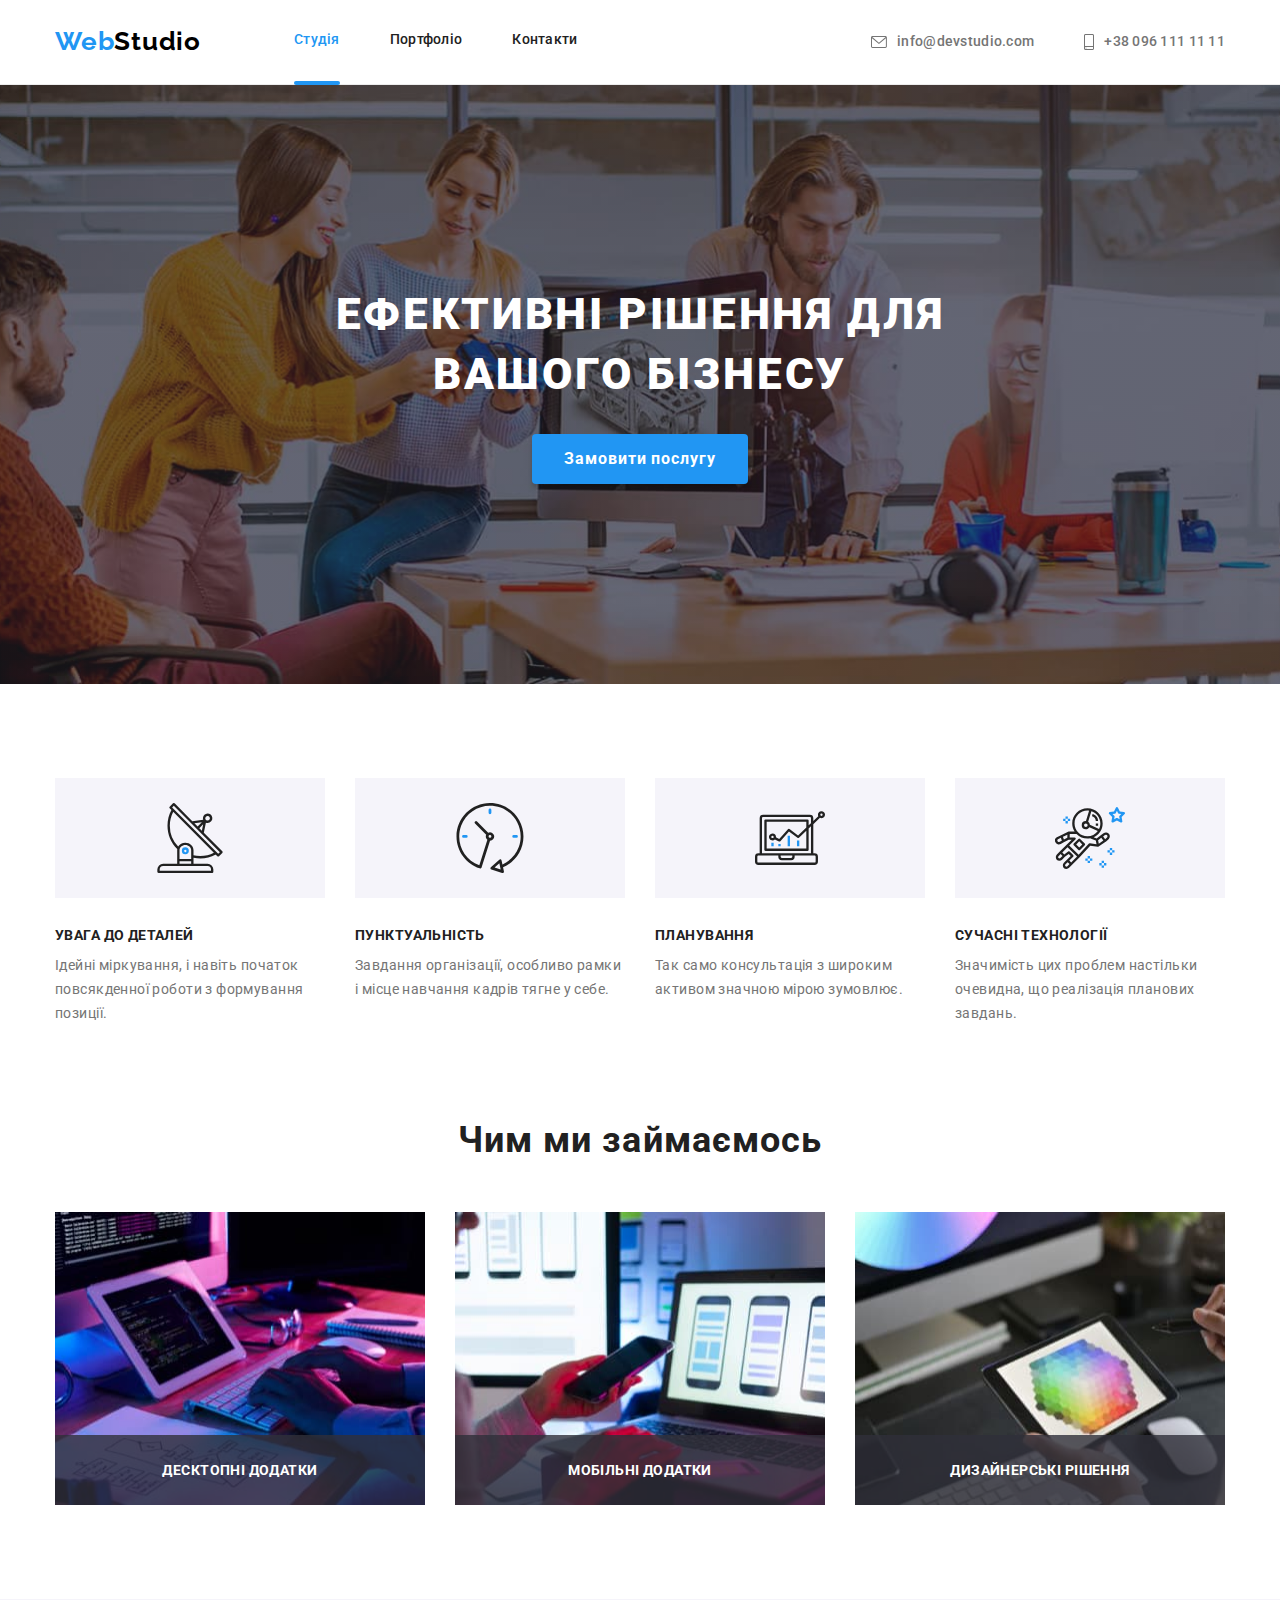
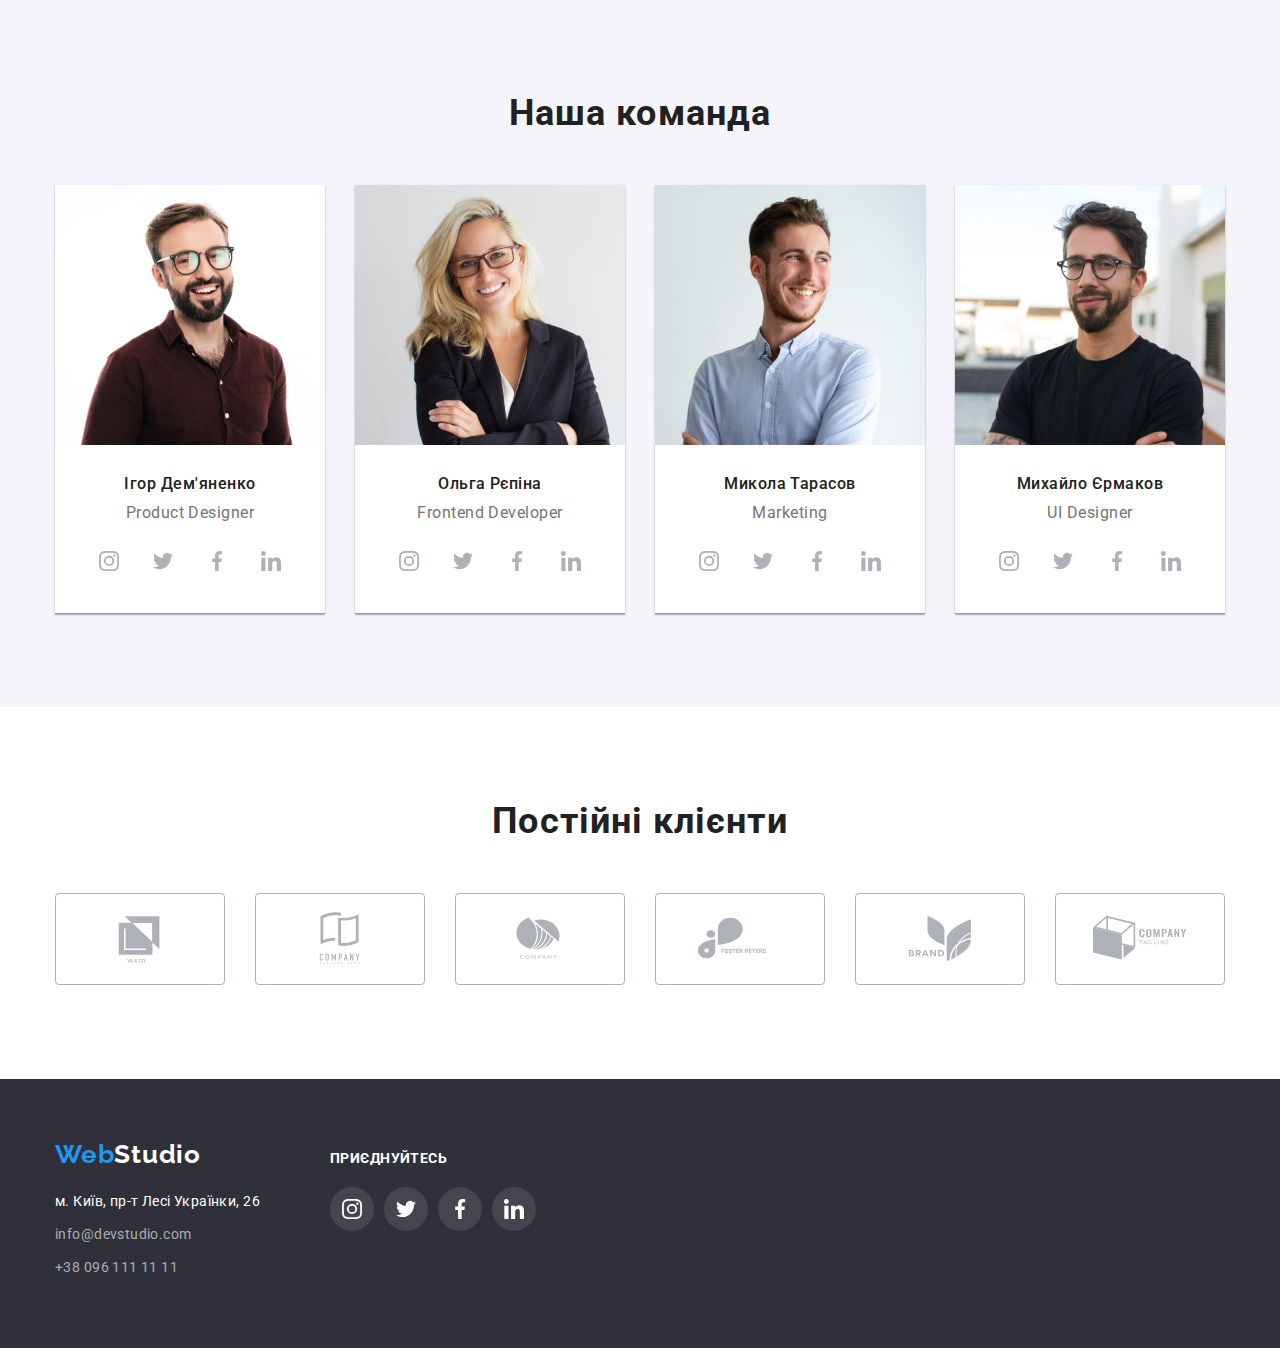
<file: index.html>
<!DOCTYPE html>
<html lang="uk">
<head>
    <meta charset="UTF-8">
    <meta http-equiv="X-UA-Compatible" content="IE=edge">
    <meta name="viewport" content="width=device-width, initial-scale=1.0">
    <title>Студія</title>
    <link href="https://fonts.googleapis.com/css2?family=Raleway:wght@700&family=Roboto:wght@400;500;700;900&display=swap"
        rel="stylesheet">
    <link rel="stylesheet" href="https://cdnjs.cloudflare.com/ajax/libs/modern-normalize/1.1.0/modern-normalize.min.css">
    <link rel="stylesheet" href="./css/styles.css">
</head>

<body>
    <!--Верхня лінія-->
    <header>
        <div class="container ln">
            <nav class="ln">
                <a href="./index.html" class="logo">Web<span class="black">Studio</span></a>
                <ul class="site-nav list">
                    <li class="nav-item"> <a href="./index.html" class="link current">Студія</a></li>
                    <li class="nav-item"> <a href="./portfolio.html" class="link">Портфоліо</a></li>
                    <li class="nav-item"> <a href="#" class="link">Контакти</a></li>
                </ul>
            </nav>
            <ul class="contacts list">
                <li class="c-item pictures">
                    <a href="mailto:info@devstudio.com" class="link">
                        <svg class="pictures-icon" width="16" height="12">
                            <use href="./images/icons.svg#icon-envelope"></use>
                        </svg>info@devstudio.com
                    </a>
                </li>
                <li class="c-item pictures">
                    <a href="tel:+380961111111" class="link">
                        <svg class="pictures-icon" width="10" height="16">
                            <use href="./images/icons.svg#icon-smartphone"></use>
                        </svg>+38 096 111 11 11
                    </a>
                </li>
            </ul>
        </div>
    </header>

    <main>

        <!--Шапка-->
        <section class="hat">
                <h1 class="hat-title">Ефективні рішення для вашого бізнесу</h1>
                <button data-modal-open class="hat-text" type="button">Замовити послугу</button>           
        </section>

        <!--Особливості-->
        <section class="trait">
            <div class="container">
                <h2 class="visually-hidden">Особливості</h2>                                     
                <ul class="features list">
                    <li class="item">
                        <div class="pic">
                            <svg class="icon" width="70" height="70">
                                <use href="./images/icons.svg#icon-antenna"></use>
                            </svg>
                        </div>
                        <h3 class="features-title">Увага до деталей</h3>
                        <p class="features-text">Ідейні міркування, і навіть початок повсякденної роботи з формування позиції.</p>
                    </li>
                    <li class="item">
                        <div class="pic">
                            <svg class="icon" width="70" height="70">
                                <use href="./images/icons.svg#icon-clock"></use>
                            </svg>
                        </div>
                        <h3 class="features-title">Пунктуальність</h3>
                        <p class="features-text">Завдання організації, особливо рамки і місце навчання кадрів тягне у себе.</p>
                    </li>
                    <li class="item">
                        <div class="pic">
                            <svg class="icon" width="70" height="70">
                                <use href="./images/icons.svg#icon-diagram"></use>
                            </svg>
                        </div>
                        <h3 class="features-title">Планування</h3>
                        <p class="features-text">Так само консультація з широким активом значною мірою зумовлює.</p>
                    </li>
                    <li class="item">
                        <div class="pic">
                            <svg class="icon" width="70" height="70">
                                <use href="./images/icons.svg#icon-astronaut"></use>
                            </svg>
                        </div>
                        <h3 class="features-title">Сучасні технології</h3>
                        <p class="features-text">Значимість цих проблем настільки очевидна, що реалізація планових завдань.</p>
                    </li>
                </ul>
            </div>         
        </section>

        <!--Чим ми займаємось-->
        <section class="we-do">
            <div class="container">
                <h2 class="title-do">Чим ми займаємось</h2>
                <ul class="work list">

                    <li class="item">
                        <div class="work-thumb">
                            <img src="images/box1.jpg" alt="Верстка на ноутбуі" width="370">
                            <div class="work-text">
                                <p class="paragraf">Десктопні додатки</p>
                            </div>                          
                        </div>                      
                    </li>

                    <li class="item">
                        <div class="work-thumb">
                            <img src="images/box2.jpg" alt="Перегляд на ноутбуці екрана телефона" width="370">
                            <div class="work-text">
                                <p class="paragraf">Мобільні додатки</p>
                            </div>
                        </div>
                                               
                    </li>
                    <li class="item">
                        <div class="work-thumb">
                            <img src="images/box3.jpg" alt="Кольоровий шестикутник на планшеті" width="370">
                            <div class="work-text">
                                <p class="paragraf">Дизайнерські рішення</p>
                            </div>
                        </div>                                              
                    </li>
                </ul>
            </div>            
        </section>

        <!--Наша команда-->
        <section class="team-section">
            <div class="container">
                <h2 class="title">Наша команда</h2>
                <ul class="team list">
                    <li class="team-item">                        
                        <img src="images/igor.jpg" alt="Чоловік в окулярах та сорочці" width="270">
                        <div class="bottom-line">
                            <h3 class="team-title">Ігор Дем'яненко</h3>
                            <p class="team-text">Product Designer</p>
                            <ul class="t-link list">
                                <li>
                                    <a href="#" class="s-box">
                                        <svg class="s-icon" width="20" height="20">
                                            <use href="./images/icons.svg#icon-instagram1"></use>
                                        </svg>
                                    </a>
                                </li>
                                <li>
                                    <a href="#" class="s-box">
                                        <svg class="s-icon" width="20" height="20">
                                            <use href="./images/icons.svg#icon-twitter1"></use>
                                        </svg>
                                    </a>
                                </li>
                                <li>
                                    <a href="#" class="s-box">
                                        <svg class="s-icon" width="20" height="20">
                                            <use href="./images/icons.svg#icon-facebook1"></use>
                                        </svg>
                                    </a>
                                </li>
                                <li>
                                    <a href="#" class="s-box">
                                        <svg class="s-icon" width="20" height="20">
                                            <use href="./images/icons.svg#icon-linkedin1"></use>
                                        </svg>
                                    </a>
                                </li>
                            </ul>
                        </div>
                    </li>
                    <li class="team-item">
                        <img src="images/olga.jpg" alt="Дівчина блондинка в окулярах" width="270">
                        <div class="bottom-line">
                            <h3 class="team-title">Ольга Рєпіна</h3>
                            <p class="team-text">Frontend Developer</p>
                            <ul class="t-link list">
                                <li>
                                    <a href="#" class="s-box">
                                        <svg class="s-icon" width="20" height="20">
                                            <use href="./images/icons.svg#icon-instagram1"></use>
                                        </svg>
                                    </a>
                                </li>
                                <li>
                                    <a href="#" class="s-box">
                                        <svg class="s-icon" width="20" height="20">
                                            <use href="./images/icons.svg#icon-twitter1"></use>
                                        </svg>
                                    </a>
                                </li>
                                <li>
                                    <a href="#" class="s-box">
                                        <svg class="s-icon" width="20" height="20">
                                            <use href="./images/icons.svg#icon-facebook1"></use>
                                        </svg>
                                    </a>
                                </li>
                                <li>
                                    <a href="#" class="s-box">
                                        <svg class="s-icon" width="20" height="20">
                                            <use href="./images/icons.svg#icon-linkedin1"></use>
                                        </svg>
                                    </a>
                                </li>
                            </ul>
                        </div>                                                  
                    </li>
                    <li class="team-item">
                        <img src="images/mykola.jpg" alt="Чоловік в синій сорочці" width="270">
                        <div class="bottom-line">
                            <h3 class="team-title">Микола Тарасов</h3>
                            <p class="team-text">Marketing</p>
                            <ul class="t-link list">
                                <li>
                                    <a href="#" class="s-box">
                                        <svg class="s-icon" width="20" height="20">
                                            <use href="./images/icons.svg#icon-instagram1"></use>
                                        </svg>
                                    </a>
                                </li>
                                <li>
                                    <a href="#" class="s-box">
                                        <svg class="s-icon" width="20" height="20">
                                            <use href="./images/icons.svg#icon-twitter1"></use>
                                        </svg>
                                    </a>
                                </li>
                                <li>
                                    <a href="#" class="s-box">
                                        <svg class="s-icon" width="20" height="20">
                                            <use href="./images/icons.svg#icon-facebook1"></use>
                                        </svg>
                                    </a>
                                </li>
                                <li>
                                    <a href="#" class="s-box">
                                        <svg class="s-icon" width="20" height="20">
                                            <use href="./images/icons.svg#icon-linkedin1"></use>
                                        </svg>
                                    </a>
                                </li>
                            </ul>
                        </div>                                            
                    </li>
                    <li class="team-item">
                        <img src="images/mykhailo.jpg" alt="Чоловік в окулярах та чорній футболці" width="270">
                        <div class="bottom-line">
                            <h3 class="team-title">Михайло Єрмаков</h3>
                            <p class="team-text">UI Designer</p>
                            <ul class="t-link list">
                                <li>
                                    <a href="#" class="s-box">
                                        <svg class="s-icon" width="20" height="20">
                                            <use href="./images/icons.svg#icon-instagram1"></use>
                                        </svg>
                                    </a>
                                </li>
                                <li>
                                    <a href="#" class="s-box">
                                        <svg class="s-icon" width="20" height="20">
                                            <use href="./images/icons.svg#icon-twitter1"></use>
                                        </svg>
                                    </a>
                                </li>
                                <li>
                                    <a href="#" class="s-box">
                                        <svg class="s-icon" width="20" height="20">
                                            <use href="./images/icons.svg#icon-facebook1"></use>
                                        </svg>
                                    </a>
                                </li>
                                <li>
                                    <a href="#" class="s-box">
                                        <svg class="s-icon" width="20" height="20">
                                            <use href="./images/icons.svg#icon-linkedin1"></use>
                                        </svg>
                                    </a>
                                </li>
                            </ul>
                        </div>                      
                    </li>
                </ul>
            </div>            
        </section>
        <!--Постійні клієнти-->

        <section class="customers">
            <div class="container">
                <h2 class="cust-title">Постійні клієнти</h2>
                <ul class="client list">

                    <li class="cust-item">
                        <a href="#" class="cust">
                            <svg class="cust-icon" width="106" height="60">
                                <use href="./images/icons.svg#icon-logo1"></use>
                            </svg>
                        </a>                                     
                    </li>

                    <li class="cust-item">
                        <a href="#" class="cust">
                            <svg class="cust-icon" width="106" height="60">
                                <use href="./images/icons.svg#icon-logo2"></use>
                            </svg>
                        </a>                       
                    </li>
                    <li class="cust-item">
                        <a href="#" class="cust">
                            <svg class="cust-icon" width="106" height="60">
                                <use href="./images/icons.svg#icon-logo3"></use>
                            </svg>
                        </a>                       
                    </li>
                    <li class="cust-item">
                        <a href="#" class="cust">
                            <svg class="cust-icon" width="106" height="60">
                                <use href="./images/icons.svg#icon-logo4"></use>
                            </svg>
                        </a>                       
                    </li>
                    <li class="cust-item">
                        <a href="#" class="cust">
                            <svg class="cust-icon" width="106" height="60">
                                <use href="./images/icons.svg#icon-logo5"></use>
                            </svg>
                        </a>                        
                    </li>
                    <li class="cust-item">
                        <a href="#" class="cust">
                            <svg class="cust-icon" width="106" height="60">
                                <use href="./images/icons.svg#icon-logo6"></use>
                            </svg>
                        </a>                       
                    </li>
                </ul>
            </div>           
        </section>

    </main>

    <!--Підвал-->
    <footer class="bg">
        <div class="container">
            <div class="address-box">
                <div class="address-item">
                    <a href="./index.html" class="bg-logo">Web<span class="white">Studio</span></a>
                    <address class="bg-address">
                        <ul class="con list">
                            <li class="con-item">
                                <p class="bg-title">м. Київ, пр-т Лесі Українки, 26</p>
                            </li>
                            <li class="con-item"> <a href="mailto:info@devstudio.com" class="bg-link">info@devstudio.com</a>
                            </li>
                            <li class="con-item"> <a href="tel:+380961111111" class="bg-link">+38 096 111 11 11</a></li>
                        </ul>
                    </address>
                </div>
                <div class="social">
                    <p class="social-text">Приєднуйтесь</p>
                    <ul class=" join list">
                        <li class="join-item">
                            <a href="#" class="join-link">
                                <svg class="join-icon" width="20" height="20">
                                    <use href="./images/icons.svg#icon-instagram2"></use>
                                </svg>
                            </a>
                        </li>
                        <li class="join-item">
                            <a href="#" class="join-link">
                                <svg class="join-icon" width="20" height="20">
                                    <use href="./images/icons.svg#icon-twitter2"></use>
                                </svg>
                            </a>
                        </li>
                        <li class="join-item">
                            <a href="#" class="join-link">
                                <svg class="join-icon" width="20" height="20">
                                    <use href="./images/icons.svg#icon-facebook2"></use>
                                </svg>
                            </a>
                        </li>
                        <li class="join-item">
                            <a href="#" class="join-link">
                                <svg class="join-icon" width="20" height="20">
                                    <use href="./images/icons.svg#icon-linkedin2"></use>
                                </svg>
                            </a>
                        </li>
                    </ul>
                </div>
            </div>
        </div>
    </footer>
    <div data-modal class="backdrop is-hidden">
        <div class="modal">
            <button data-modal-close class="close">
                <svg width="18" height="18">
                    <use href="./images/icons.svg#icon-close"></use>
                </svg>
            </button>
        </div>
    </div>
    <script src="./js/modal.js"></script>
</body>
</html>
</file>
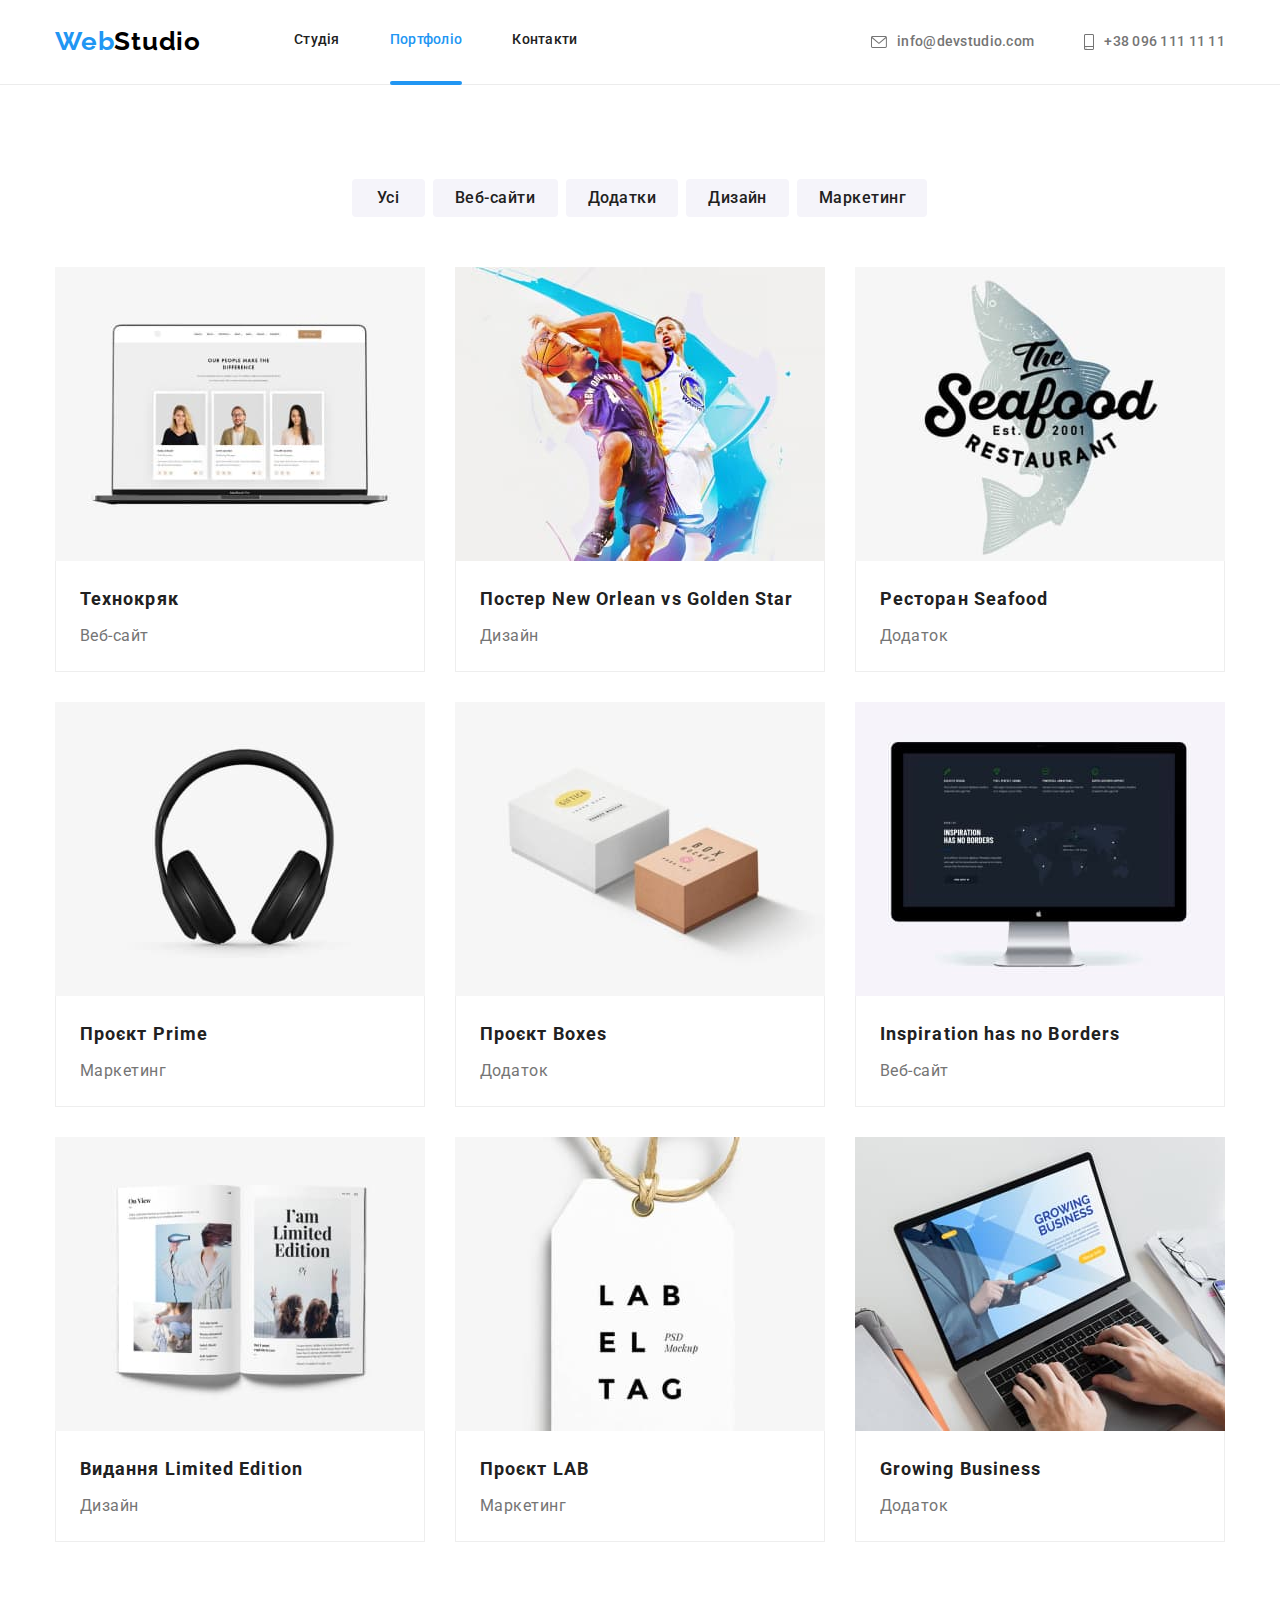
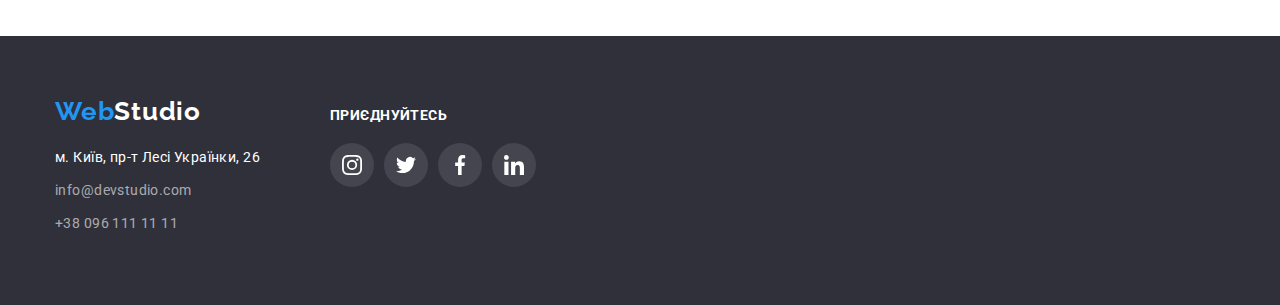
<file: portfolio.html>
<!DOCTYPE html>
<html lang="uk">
<head>
    <meta charset="UTF-8">
    <meta http-equiv="X-UA-Compatible" content="IE=edge">
    <meta name="viewport" content="width=device-width, initial-scale=1.0">
    <title>Портфоліо</title>
    <link href="https://fonts.googleapis.com/css2?family=Raleway:wght@700&family=Roboto:wght@400;500;700;900&display=swap"
        rel="stylesheet">
    <link rel="stylesheet" href="https://cdnjs.cloudflare.com/ajax/libs/modern-normalize/1.1.0/modern-normalize.min.css">
    <link rel="stylesheet" href="./css/styles.css">
</head>

<body>
    <!--Верхня лінія-->
    <header>
        <div class="container ln">
            <nav class="ln">
                <a href="./index.html" class="logo">Web<span class="black">Studio</span></a>
                <ul class="site-nav list">
                    <li class="nav-item"> <a href="./index.html" class="link">Студія</a></li>
                    <li class="nav-item"> <a href="./portfolio.html" class="link current">Портфоліо</a></li>
                    <li class="nav-item"> <a href="#" class="link">Контакти</a></li>
                </ul>
            </nav>
            <ul class="contacts list">
                <li class="c-item pictures">
                    <a href="mailto:info@devstudio.com" class="link">
                        <svg class="pictures-icon" width="16" height="12">
                            <use href="./images/icons.svg#icon-envelope"></use>
                        </svg>info@devstudio.com
                    </a>
                </li>
                <li class="c-item pictures">
                    <a href="tel:+380961111111" class="link">
                        <svg class="pictures-icon" width="10" height="16">
                            <use href="./images/icons.svg#icon-smartphone"></use>
                        </svg>+38 096 111 11 11
                    </a>
                </li>
            </ul>
        </div>
    </header>

    <!--ПОРТФОЛІО-->
    <main>
        <section class="port">
            <div class="container">
                <h1 class="visually-hidden">ПОРТФОЛІО</h1>
                <ul class="filters list">
                    <li class="filter-item"><button class="btn all" type="button">Усі</button></li>
                    <li class="filter-item"><button class="btn web" type="button">Веб-сайти</button></li>
                    <li class="filter-item"><button class="btn app" type="button">Додатки</button></li>
                    <li class="filter-item"><button class="btn design" type="button">Дизайн</button></li>
                    <li class="filter-item"><button class="btn mark" type="button">Маркетинг</button></li>
                </ul>
                <ul class="project list">
                    <li class="pr-item">
                        <a href="#" class="project-link">
                            <div class="card-thumb">
                                <img src="images/pr1.jpg" alt="Фото 3 людей на ноутбуці" width="370">                          
                                <div>
                                   <p class="overlay-text">Ресурс пропонує комплексні пропозиції з різним рівнем функціоналу та сервісів.
                                      Все це дозволить відвідувачу отримати вичерпні відомості про компанію чи приватну особу.
                                    </p>
                                </div>
                            </div>
                            
                            <div class="card-conten">
                                <h2 class="project-title">Технокряк</h2>
                                <p class="project-text">Веб-сайт</p>
                            </div>                           
                        </a>
                    </li>
                    <li class="pr-item">
                        <a href="#" class="project-link">
                            <div  class="card-thumb">
                                <img src="images/pr2.jpg" alt="Баскетболісти" width="370">
                                <p class="overlay-text">Ресурс пропонує комплексні пропозиції з різним рівнем функціоналу та сервісів.
                                    Все це дозволить відвідувачу отримати вичерпні відомості про компанію чи приватну особу.
                                </p>
                            </div>                            
                            <div class="card-conten">
                                <h2 class="project-title">Постер New Orlean vs Golden Star</h2>
                                <p class="project-text">Дизайн</p>
                            </div>                          
                        </a>
                    </li>
                    <li class="pr-item">
                        <a href="#" class="project-link">
                            <div class="card-thumb">
                                <img src="images/pr3.jpg" alt="Риба-реклама ресторана" width="370">
                                <p class="overlay-text">Ресурс пропонує комплексні пропозиції з різним рівнем функціоналу та сервісів.
                                    Все це дозволить відвідувачу отримати вичерпні відомості про компанію чи приватну особу.
                                </p>                               
                            </div>                            
                            <div class="card-conten">
                                <h2 class="project-title">Ресторан Seafood</h2>
                                <p class="project-text">Додаток</p>
                            </div>                           
                        </a>
                    </li>
                    <li class="pr-item">
                        <a href="#" class="project-link">
                            <div class="card-thumb">
                                <img src="images/pr4.jpg" alt="Навушники" width="370">
                                <p class="overlay-text">Ресурс пропонує комплексні пропозиції з різним рівнем функціоналу та сервісів.
                                    Все це дозволить відвідувачу отримати вичерпні відомості про компанію чи приватну особу.
                                </p>                               
                            </div>                           
                            <div class="card-conten">
                                <h2 class="project-title">Проєкт Prime</h2>
                                <p class="project-text">Маркетинг</p>
                            </div>                           
                        </a>
                    </li>
                    <li class="pr-item">
                        <a href="#" class="project-link">
                            <div class="card-thumb">
                                <img src="images/pr5.jpg" alt="Біла та рожева коробки" width="370">
                                <p class="overlay-text">Ресурс пропонує комплексні пропозиції з різним рівнем функціоналу та сервісів.
                                    Все це дозволить відвідувачу отримати вичерпні відомості про компанію чи приватну особу.
                                </p>                               
                            </div>                           
                            <div class="card-conten">
                                <h2 class="project-title">Проєкт Boxes</h2>
                                <p class="project-text">Додаток</p>
                            </div>                          
                        </a>
                    </li>
                    <li class="pr-item">
                        <a href="#" class="project-link">
                            <div class="card-thumb">
                                <img src="images/pr6.jpg" alt="Монітор Apple" width="370">
                                <p class="overlay-text">Ресурс пропонує комплексні пропозиції з різним рівнем функціоналу та сервісів.
                                    Все це дозволить відвідувачу отримати вичерпні відомості про компанію чи приватну особу.
                                </p>                               
                            </div>                          
                            <div class="card-conten">
                                <h2 class="project-title">Inspiration has no Borders</h2>
                                <p class="project-text">Веб-сайт</p>
                            </div>                            
                        </a>
                    </li>
                    <li class="pr-item">
                        <a href="#" class="project-link">
                            <div class="card-thumb">
                                <img src="images/pr7.jpg" alt="Розгорнутий журнал" width="370">
                                <p class="overlay-text">Ресурс пропонує комплексні пропозиції з різним рівнем функціоналу та сервісів.
                                    Все це дозволить відвідувачу отримати вичерпні відомості про компанію чи приватну особу.
                                </p>                                
                            </div>                           
                            <div class="card-conten">
                                <h2 class="project-title">Видання Limited Edition</h2>
                                <p class="project-text">Дизайн</p>
                            </div>                           
                        </a>
                    </li>
                    <li class="pr-item">
                        <a href="#" class="project-link">
                            <div class="card-thumb">
                                <img src="images/pr8.jpg" alt="<Ярлик від одягу" width="370">                        
                                <p class="overlay-text">Ресурс пропонує комплексні пропозиції з різним рівнем функціоналу та сервісів.
                                    Все це дозволить відвідувачу отримати вичерпні відомості про компанію чи приватну особу.
                                </p>                           
                            </div>                            
                            <div class="card-conten">
                                <h2 class="project-title">Проєкт LAB</h2>
                                <p class="project-text">Маркетинг</p>
                            </div>                           
                        </a>
                    </li>
                    <li class="pr-item">
                        <a href="#" class="project-link">
                            <div class="card-thumb">
                                <img src="images/pr9.jpg" alt="<Відкритий ноутбук" width="370">
                                <p class="overlay-text">Ресурс пропонує комплексні пропозиції з різним рівнем функціоналу та сервісів.
                                    Все це дозволить відвідувачу отримати вичерпні відомості про компанію чи приватну особу.
                                </p>                               
                            </div>                                                                        
                            <div class="card-conten">
                                <h2 class="project-title">Growing Business</h2>
                                <p class="project-text">Додаток</p>
                            </div>
                        </a>
                    </li>
                </ul>
            </div>                     
        </section>                    
    </main> 

    <!--Підвал-->
    <footer class="bg">
        <div class="container">
            <div class="address-box">
                <div class="address-item">
                    <a href="./index.html" class="bg-logo">Web<span class="white">Studio</span></a>
                    <address class="bg-address">
                        <ul class="con list">
                            <li class="con-item">
                                <p class="bg-title">м. Київ, пр-т Лесі Українки, 26</p>
                            </li>
                            <li class="con-item"> <a href="mailto:info@devstudio.com"
                                    class="bg-link">info@devstudio.com</a>
                            </li>
                            <li class="con-item"> <a href="tel:+380961111111" class="bg-link">+38 096 111 11 11</a>
                            </li>
                        </ul>
                    </address>
                </div>
                <div class="social">
                    <p class="social-text">Приєднуйтесь</p>
                    <ul class=" join list">
                        <li class="join-item">
                            <a href="#" class="join-link">
                                <svg class="join-icon" width="20" height="20">
                                    <use href="./images/icons.svg#icon-instagram2"></use>
                                </svg>
                            </a>
                        </li>
                        <li class="join-item">
                            <a href="#" class="join-link">
                                <svg class="join-icon" width="20" height="20">
                                    <use href="./images/icons.svg#icon-twitter2"></use>
                                </svg>
                            </a>
                        </li>
                        <li class="join-item">
                            <a href="#" class="join-link">
                                <svg class="join-icon" width="20" height="20">
                                    <use href="./images/icons.svg#icon-facebook2"></use>
                                </svg>
                            </a>
                        </li>
                        <li class="join-item">
                            <a href="#" class="join-link">
                                <svg class="join-icon" width="20" height="20">
                                    <use href="./images/icons.svg#icon-linkedin2"></use>
                                </svg>
                            </a>
                        </li>
                    </ul>
                </div>
            </div>
        </div>
    </footer>
</body>
</html>
</file>
<file: css/styles.css>
body {
    background-color: #fff;
    color: var(--primary-text-color);
    font-family: Roboto, sans-serif;  
}

.list {
    padding: 0;
    margin: 0;
    list-style: none;
}

header {
    border-bottom: 1px solid var(--border-header-color);
}

/*  */
/* Колір основного тексту #212121*/
/* Другорядний колір тексту #757575*/
/* Основний колір фону #FFFFFF*/
/* Другорядний колір фону #2F303A*/
/* Акцент #2196F3* / 
/*  */

:root {
    --primary-text-color: #212121;
    --text-color: #757575;
    --accent-color: #2196F3;
    --logo-color: #000;
    --secondary-logo-color: #fff;
    --secondary-background-color:#2F303A;
    --team-background-color: #F5F4FA;
    --address-color: #FFFFFF;
    --contacts-color: rgba(255, 255, 255, 0.6);
    --hat-text-color: #FFFFFF;
    --accent-background-color:#188CE8;
    --border-color: #EEEEEE;
    --border-header-color: #ECECEC;
    --card-set-gap: 30px;
    --hat-background-color: #C4C4C4;
    --cust-border-color: #AFB1B8;
    --social-background-color: rgba(255, 255, 255, 0.1);
}

img {
    display: block;
    max-width: 100%;
    height: auto;
}

.container {
    margin-left: auto;
    margin-right: auto;
    padding-left: 15px;
    padding-right: 15px;
    width: 1200px;
    /* outline: 2px solid tomato; */
}

/* HEADER-ЗАГОЛОВОК */
/* Флекс для всього футера */
.ln {
    display: flex;
    align-items: center;
}

/* ЛОГОТИП */

.logo{
    display: block;
    padding-top: 24px;
    padding-bottom: 25px;

    color: var(--accent-color);

    font-family: Raleway, sans-serif;
    font-weight: 700;
    font-size: 26px;
    line-height: 1.19;
    letter-spacing: 0.03em;
    text-decoration: none
}
.black {
    color: var(--logo-color);
}

/* НАВІГАЦІЯ */
/* Флекс для навігації */
.site-nav {
    display: flex;
    margin-left: 93px;
}

.site-nav .nav-item:not(:last-child) {
    margin-right: 50px;
}

.site-nav .link {
    
    display: block;
    padding-top: 32px;
    padding-bottom: 32px;

    color: var(--primary-text-color);

    font-weight: 500;
    font-size: 14px;
    line-height: 1.14;
    letter-spacing: 0.02em;
    text-decoration: none;

    transition: color 250ms cubic-bezier(0.4, 0, 0.2, 1);   
}

.site-nav .link:hover,
.site-nav .link:focus {
    color: var(--accent-color);
    
}
.site-nav .link.current,
.contacts .link.current,
.contacts .link:hover,
.contacts .link:focus {
    color: var(--accent-color);
}

.current::after {
    content: '';
    position: relative;
    bottom: -33px;
    display: block;
    height: 4px;
    border-radius: 2px;
    
    background-color: var(--accent-color);   
}


/* КОНТАКТИ */
/* Флекс на контакти */
.contacts {
    display: flex;
    margin-left: auto;
    /* align-items: center; */
}
.contacts .c-item + .c-item {
    margin-left: 50px;
}

.contacts .link {
    display: flex;
    align-items: center;
    padding-top: 32px;
    padding-bottom: 32px;

    color: var(--text-color);

    font-weight: 500;
    font-size: 14px;
    line-height: 1.14;
    letter-spacing: 0.02em;
    text-decoration: none;

    transition: color 250ms cubic-bezier(0.4, 0, 0.2, 1);
}

.pictures {
    display: flex;
    align-items: center;
}

.pictures-icon {
    margin-right: 10px;

    fill: currentColor;
}


/* MAIN */
/* ШАПКА */

.hat {
    
    max-width: 1600px;
        margin-left: auto;
        margin-right: auto;
        background-image: linear-gradient(to right,
                rgba(47, 48, 58, 0.4),
                rgba(47, 48, 58, 0.4)),
            url(../images/team.jpg);
        background-repeat: no-repeat;
        background-position: center;
        background-size: cover;
    padding-top: 200px;
    padding-bottom: 200px;
    
    text-align: center; 

    background-color: var(--hat-background-color);
}
.hat-title {
    
    width: 696px;
    margin-left: auto;
    margin-right: auto;
    margin-top: 0;
    

    color: var(--hat-text-color);

    font-weight: 900;
    font-size: 44px;
    line-height: 1.36;
    letter-spacing: 0.06em;
    text-transform: uppercase;
    
}

.hat-text {
    
    padding: 10px 32px;
    min-width: 216px;
    border: none;
    border-radius: 4px;

    color: var(--hat-text-color);
    background-color: var(--accent-color);
      
    font-family: Roboto, sans-serif;
    font-weight: 700;
    font-size: 16px;
    line-height: 1.87;
    letter-spacing: 0.06em;
    cursor: pointer;

    box-shadow: 0px 4px 4px rgba(0, 0, 0, 0.15);

    transition: background-color 250ms cubic-bezier(0.4, 0, 0.2, 1);
}

.hat-text:hover,
.hat-text:focus {
    background-color: var(--accent-background-color);
} 
/* Особливості */
.visually-hidden {
    position: absolute;
        white-space: nowrap;
        width: 1px;
        height: 1px;
        overflow: hidden;
        border: 0;
        padding: 0;
        clip: rect(0 0 0 0);
        clip-path: inset(50%);
        margin: -1px;
}
.trait {
    padding-top: 94px;
    padding-bottom: 94px;
}
/* Флекс Особливості */
.features {
    display: flex;
}

.item {
    width: calc((100% - 3 * 30px) / 4);
}

.features .item+.item {
    margin-left: 30px;
}
.pic {
    display: flex;
    align-items: center;
    justify-content: center;
    margin-bottom: 30px;
    height: 120px;

    background-color: var(--team-background-color);     
}

.i-item+.i-item {
    margin-left: 30px;
}

.i-item {
    width: calc((100% - 3 * 30px) / 4);
}
.features-title {
    margin-top: 0;
    margin-bottom: 10px;

    font-weight: 700;
    font-size: 14px;
    line-height: 1.14;
    letter-spacing: 0.03em;
    text-transform: uppercase;
}

.features-text {
    margin-top: 0;
    margin-bottom: 0;

    color: var(--text-color);

    font-size: 14px;
    line-height: 1.71;
    letter-spacing: 0.03em; 
}

/* Чим ми займаємось */
/* Флекс */
.we-do {
    padding-bottom: 94px;
}
.work {
    display: flex;
}

.work>.item {
    width: calc((100% - 2 * 30px) / 3);
}

.work .item+.item {
    margin-left: 30px;
}

.work-text {
    display: flex;
    align-items: center;
    justify-content: center;
    font-weight: 700;
    font-size: 14px;
    line-height: 1.14;
    letter-spacing: 0.03em;
    text-transform: uppercase;
   
    width: 370px;
    height: 70px;  

    color: var(--hat-text-color);
    background-color: rgba(47, 48, 58, 0.8);

    position: absolute;
    bottom: 0;
}
.work-thumb {
    position: relative;
}

.paragraf {
    margin: 0;
}

.title, .title-do {
    margin-top: 0;
    margin-bottom: 50px;

    font-weight: 700;
    font-size: 36px;
    line-height: 1.16;
    letter-spacing: 0.03em;
    text-align: center;
}

/* Команда */
/* Флекс */
.team {
    display: flex;
   
}

.team .team-item+.team-item {
    margin-left: 30px;  
}
.team-item {
    box-shadow: 0px 1px 3px rgba(0, 0, 0, 0.12), 0px 1px 1px rgba(0, 0, 0, 0.14), 0px 2px 1px rgba(0, 0, 0, 0.2);
}

.team-section {
    padding-top: 94px;
    padding-bottom: 94px;

    background-color: var(--team-background-color);
}

.team-title {
    margin-top: 0;
    margin-bottom: 10px;
    

    background-color: var(--hat-text-color);

    font-weight: 500;
    font-size: 16px;
    line-height: 1.18;
    letter-spacing: 0.03em;
    
}
.team-text {
    margin-top: 0;
    margin-bottom: 16px;

    color: var(--text-color);
    background-color: var(--hat-text-color);

    font-size: 16px;
    line-height: 1.18;
    letter-spacing: 0.03em;  
}

.bottom-line {
    padding-top: 30px;
    padding-bottom: 30px;
    text-align: center;

    background-color: var(--hat-text-color);

    
    border-radius: 0px 0px 4px 4px;   
}
/* Соціальні мережі */

.s-box {
    display: flex;
    align-items: center;
    justify-content: center;;
    width: 44px;
    height: 44px;
    text-decoration: none;
    border: none;
    border-radius: 50%;
    fill: var(--cust-border-color);

    transition: background-color 250ms cubic-bezier(0.4, 0, 0.2, 1);
}

.s-icon {
    transition: fill 250ms cubic-bezier(0.4, 0, 0.2, 1);
}

.s-box:hover,
.s-box:focus {
    background-color:  var(--accent-color);
    fill: var(--hat-text-color);
}
.s-icon:hover {
    fill: var(--hat-text-color);
}

.t-link {
    display: flex;
    align-items: center;
    justify-content: center;
    gap: 10px;
}
.t-link .s-box+.s-box {
    margin-left: 10px;
}

/* Постійні клієнти */
.customers {
    padding-top: 94px;
    padding-bottom: 94px;
}

.client {
    display: flex;
    align-items: center;
}

.client .cust-item+.cust-item {
    margin-left: 30px;    
}

.cust-item {
    width: calc((100% - 5 * 30px) / 6);
    
}


.cust {
    display: flex;
    align-items: center;
    justify-content: center;
    border-radius: 4px;           
    height: 92px;

    border: 1px solid var(--cust-border-color);
    fill: var(--cust-border-color);

    transition: 250ms cubic-bezier(0.4, 0, 0.2, 1);
}

.cust:hover,
.cust:focus {
    border: 1px solid var(--accent-color);
    fill: var(--accent-color);
    
}

.cust-title {
    margin-top: 0;
    margin-bottom: 50px;


    font-weight: 700;
    font-size: 36px;
    line-height: 1.16;
    text-align: center;
    letter-spacing: 0.03em;
}

/* ПОРТФОЛІО */
/* Кнопки */
/* Флекс */

.filters {
    display: flex;
    justify-content: center;
    align-items: baseline;
    margin-bottom: 50px;
}

.btn {
    width: calc((100% - 4 * 8px) / 5);

    color: var(--primary-text-color);
    background: var(--team-background-color);
    
    font-family: Roboto, sans-serif;
    font-weight: 500;
    font-size: 16px;
    line-height: 1.62;
    letter-spacing: 0.03em;
    cursor: pointer;

    transition: 250ms cubic-bezier(0.4, 0, 0.2, 1);
}

.filters .filter-item+.filter-item {
    margin-left: 8px;
}

.all {
    display: inline-block;
    border-radius: 4px;
    padding: 6px 25px;
    min-width: 73px;
    border: none;
}

.web {
    display: inline-block;
    border-radius: 4px;
    padding: 6px 22px;
    min-width: 125px;
    border: none;
}

.app {
    display: inline-block;
    border-radius: 4px;
    padding: 6px 22px;
    min-width: 112px;
    border: none;
}

.design {
    display: inline-block;
    border-radius: 4px;
    padding: 6px 22px;
    min-width: 103px;
    border: none;
}

.mark {
    display: inline-block;
    border-radius: 4px;
    padding: 6px 22px;
    min-width: 130px;
    border: none;
}

.btn:hover,
.btn:focus {
    color: var(--hat-text-color);
    background-color: var(--accent-color);
    box-shadow: 0px 3px 1px rgba(0, 0, 0, 0.1), 0px 1px 2px rgba(0, 0, 0, 0.08), 0px 2px 2px rgba(0, 0, 0, 0.12);
}

/* Розділи */
/* Флекс-сітка */
.port {
    padding-top: 94px;
    padding-bottom: 94px;
}
.project {
    gap: var(--card-set-gap);
    display: flex;
    flex-wrap: wrap;
      
}

.pr-item {
    flex-basis: calc((100% - 2 * var(--card-set-gap)) / 3);       
}

.card-conten {
    padding: 20px 24px;
    background: var(--hat-text-color);
    border-right: 1px solid var(--border-color);
    border-bottom: 1px solid var(--border-color);
    border-left: 1px solid var(--border-color);
}

.project-link {
    display: block;
    color: var(--primary-text-color);

    text-decoration: none;

    transition: box-shadow 250ms cubic-bezier(0.4, 0, 0.2, 1);
}
.project-link:hover,
.project-link:focus {
    box-shadow: 0px 1px 1px rgba(0, 0, 0, 0.12), 0px 4px 4px rgba(0, 0, 0, 0.06), 1px 4px 6px rgba(0, 0, 0, 0.16);
}

.project-title {
    margin-top: 0;
    margin-bottom: 4px;

    font-weight: 700;
    font-size: 18px;
    line-height: 2.0;
    letter-spacing: 0.06em;
}

.project-text {
    margin-top: 0;
    margin-bottom: 0;

    color: var(--text-color);

    font-size: 16px;
    line-height: 1.87;
    letter-spacing: 0.03em;   
}
/* Оверлей */
.card-thumb {
    position: relative;
    overflow: hidden;
}

.card-thumb::before {
    display: inline-block;
    position: absolute;
    content: '';
    width: 100%;
    height: 100%;

    background-color: rgba(33, 150, 243, 0.9);

    opacity: 0;
    transform: translateY(100%);
    transition: transform 250ms cubic-bezier(0.4, 0, 0.2, 1);
}

.card-thumb:hover::before {
    transform: translateY(0);
    opacity: 1;
}

.card-thumb:hover .overlay-text {
    display: block;
}

.overlay-text {

    position: absolute;
    display: none;
    top: 50%;
    left: 50%;
    transform: translate(-50%, -50%);
    opacity: 0;

    width: 100%;
    height: 100%;
    padding: 63px 24px;
    margin: 0;
    
    font-size: 18px;
    line-height: 1.55;
    letter-spacing: 0.03em;      
           
    color: var(--hat-text-color);

    transition: opacity 250ms cubic-bezier(0.4, 0, 0.2, 1);   
}

.overlay-text:hover {
    opacity: 1;
}
    

/* ПІДВАЛ */

.bg {
    padding-top: 60px;
    padding-bottom: 60px;
    background-color: var(--secondary-background-color);
}

.bg-logo {
    display: block;
    margin-bottom: 20px;
    padding: 0;

    color: var(--accent-color);

    font-family: Raleway, sans-serif;
    font-weight: 700;
    font-size: 26px;
    line-height: 1.19;
    letter-spacing: 0.03em;
    text-decoration: none
}

.white {
    color: var(--secondary-logo-color);
}

.bg-title {
    margin: 0;
    padding: 0;

    color: var(--address-color);

    font-size: 14px;
    line-height: 1.71;
    letter-spacing: 0.03em;
    font-style: normal;
}

.bg-link {

    color: var(--contacts-color);

    font-style: normal;
    font-size: 14px;
    line-height: 1.71;
    letter-spacing: 0.03em;
    text-decoration: none;

    transition: color 250ms cubic-bezier(0.4, 0, 0.2, 1);
}

.bg-link:hover,
.bg-link:focus {
    color: var(--accent-color);
}


.social-text {
    margin-top: 0;
    margin-right: 0;
    margin-left: 0;
    margin-bottom: 20px;

    font-weight: 700;
    font-size: 14px;
    line-height: 1.14;
    letter-spacing: 0.03em;
    text-transform: uppercase;

    color: var(--hat-text-color);
}

.join {
    display: flex;
    align-items: center;
}

.join>.join-item+.join-item {
    margin-left: 10px;
}

.join-link {
    display: flex;
    justify-content: center;
    align-items: center;

    background-color: var(--social-background-color);

    width: 44px;
    height: 44px;
    border-radius: 50%;  

    transition: background-color 250ms cubic-bezier(0.4, 0, 0.2, 1);
}

.join-link:hover,
.join-link:focus {
    background-color: var(--accent-color);
}

.con {
    display: flex;
    flex-direction: column;
}

.con-item {
    padding: 0;
    margin-bottom: 9px;
    margin-left: 0;
    margin-right: 0;
}

.address-box {
    display: flex;
    align-items: baseline;
}

.address-item {
    margin-right: 70px;

}

/* Модальне вікно */
.backdrop {
    position: fixed;
    top: 0;
    left: 0;
    width: 100%;
    height: 100%;
   

    background-color: rgba(0, 0, 0, 0.2);

    opacity: 1;
    transition: opacity 250ms cubic-bezier(0.4, 0, 0.2, 1);
}

.backdrop.is-hidden {
    opacity: 0;
    pointer-events: none;
}

.backdrop.is-hidden .modal {
    transform: translate(-50%, -50%) scale(1.1);
}

.modal {
    position: absolute;
    top: 50%;
    left: 50%;
    

    width: 528px;
    height: 581px;

    background-color: var(--hat-text-color);
    box-shadow: 0px 1px 3px rgba(0, 0, 0, 0.12), 0px 1px 1px rgba(0, 0, 0, 0.14), 0px 2px 1px rgba(0, 0, 0, 0.2);
    border-radius: 4px;

    transform: translate(-50%, -50%) scale(1);
    transition: transform 250ms cubic-bezier(0.4, 0, 0.2, 1);
  
}

.close {
    display: flex;
    cursor: pointer;
  
    margin-left: 490px;
    margin-top: 8px;
    padding: 6px;

    border-radius: 50%;
    
    background-color: var(--hat-text-color);
    border: 1px solid rgba(0, 0, 0, 0.1);

}


/* section, */
/* header, */
/* footer { */
    /* outline: 2px solid blue; */
/* } */
</file>
